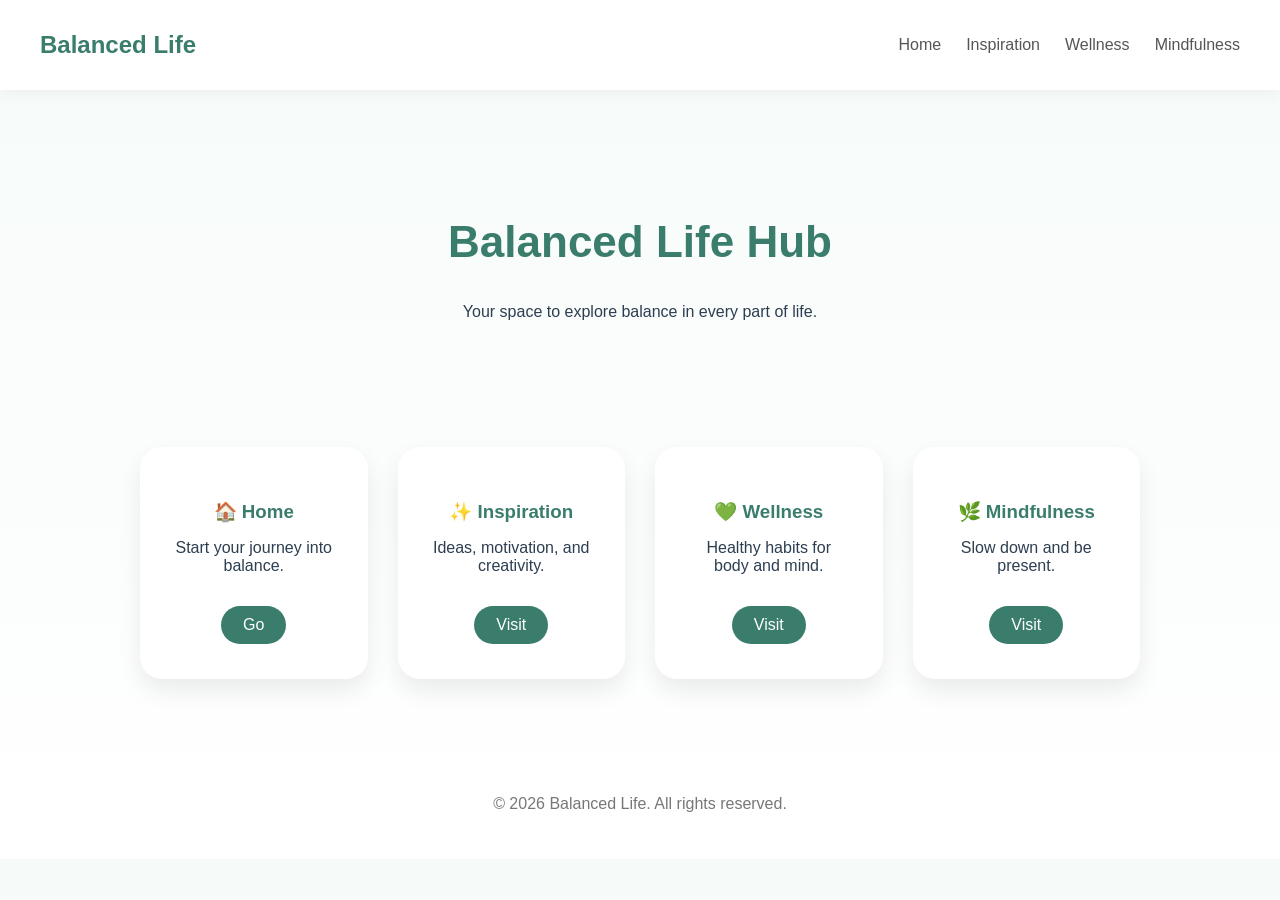
<file: connecting.html>
<!DOCTYPE html>
<html lang="en">
<head>
<meta charset="UTF-8">
<meta name="viewport" content="width=device-width, initial-scale=1.0">
<title>Balanced Life | Connect</title>

<style>
body {
    margin: 0;
    font-family: 'Montserrat', sans-serif;
    background: linear-gradient(to bottom, #f6fbf9, #ffffff);
    color: #2c3e50;
}

/* Common Header */
header {
    position: sticky;
    top: 0;
    z-index: 1000;
    background: rgba(255, 255, 255, 0.95);
    backdrop-filter: blur(10px);
    box-shadow: 0 4px 15px rgba(0,0,0,0.05);
}

.navbar {
    max-width: 1200px;
    margin: auto;
    padding: 20px 30px;
    display: flex;
    justify-content: space-between;
    align-items: center;
}

.logo {
    font-size: 24px;
    font-weight: 700;
    color: #3a7d6c;
}

.nav-links {
    list-style: none;
    display: flex;
    gap: 25px;
}

.nav-links a {
    text-decoration: none;
    font-size: 16px;
    color: #555;
    position: relative;
    padding-bottom: 4px;
}

.nav-links a::after {
    content: '';
    position: absolute;
    width: 0;
    height: 2px;
    bottom: 0;
    left: 0;
    background-color: #3a7d6c;
    transition: width 0.3s ease;
}

.nav-links a:hover::after {
    width: 100%;
}

.nav-links a:hover {
    color: #3a7d6c;
}


/* Hero */
.hero {
    text-align: center;
    padding: 90px 20px 40px;
}

.hero h1 {
    font-size: 44px;
    color: #3a7d6c;
}

/* Connect Cards */
.connect {
    padding: 70px 20px;
}

.cards {
    max-width: 1000px;
    margin: auto;
    display: grid;
    grid-template-columns: repeat(auto-fit, minmax(220px, 1fr));
    gap: 30px;
}

.card {
    background: white;
    padding: 35px;
    border-radius: 22px;
    text-align: center;
    box-shadow: 0 12px 25px rgba(0,0,0,0.08);
    transition: transform 0.4s ease;
}

.card:hover {
    transform: translateY(-10px);
}

.card h3 {
    color: #3a7d6c;
    margin-bottom: 10px;
}

.card a {
    display: inline-block;
    margin-top: 15px;
    text-decoration: none;
    background: #3a7d6c;
    color: white;
    padding: 10px 22px;
    border-radius: 20px;
}

.card a:hover {
    background: #2f6f5f;
}

/* Footer */
footer {
    padding: 30px;
    text-align: center;
    color: #777;
}
</style>
</head>

<body>

<header>
    <nav class="navbar">
        <div class="logo">Balanced Life</div>
        <ul class="nav-links">
            <li><a href="index.html">Home</a></li>
            <li><a href="inspiration.html">Inspiration</a></li>
            <li><a href="wellness.html">Wellness</a></li>
            <li><a href="mindfulness.html">Mindfulness</a></li>
        </ul>
    </nav>
</header>

<section class="hero">
    <h1>Balanced Life Hub</h1>
    <p>Your space to explore balance in every part of life.</p>
</section>

<section class="connect">
    <div class="cards">
        <div class="card">
            <h3>🏠 Home</h3>
            <p>Start your journey into balance.</p>
            <a href="index.html">Go</a>
        </div>

        <div class="card">
            <h3>✨ Inspiration</h3>
            <p>Ideas, motivation, and creativity.</p>
            <a href="inspiration.html">Visit</a>
        </div>

        <div class="card">
            <h3>💚 Wellness</h3>
            <p>Healthy habits for body and mind.</p>
            <a href="wellness.html">Visit</a>
        </div>

        <div class="card">
            <h3>🌿 Mindfulness</h3>
            <p>Slow down and be present.</p>
            <a href="mindfulness.html">Visit</a>
        </div>
    </div>
</section>

<footer>
    <p>© 2026 Balanced Life. All rights reserved.</p>
</footer>

</body>
</html>
</file>
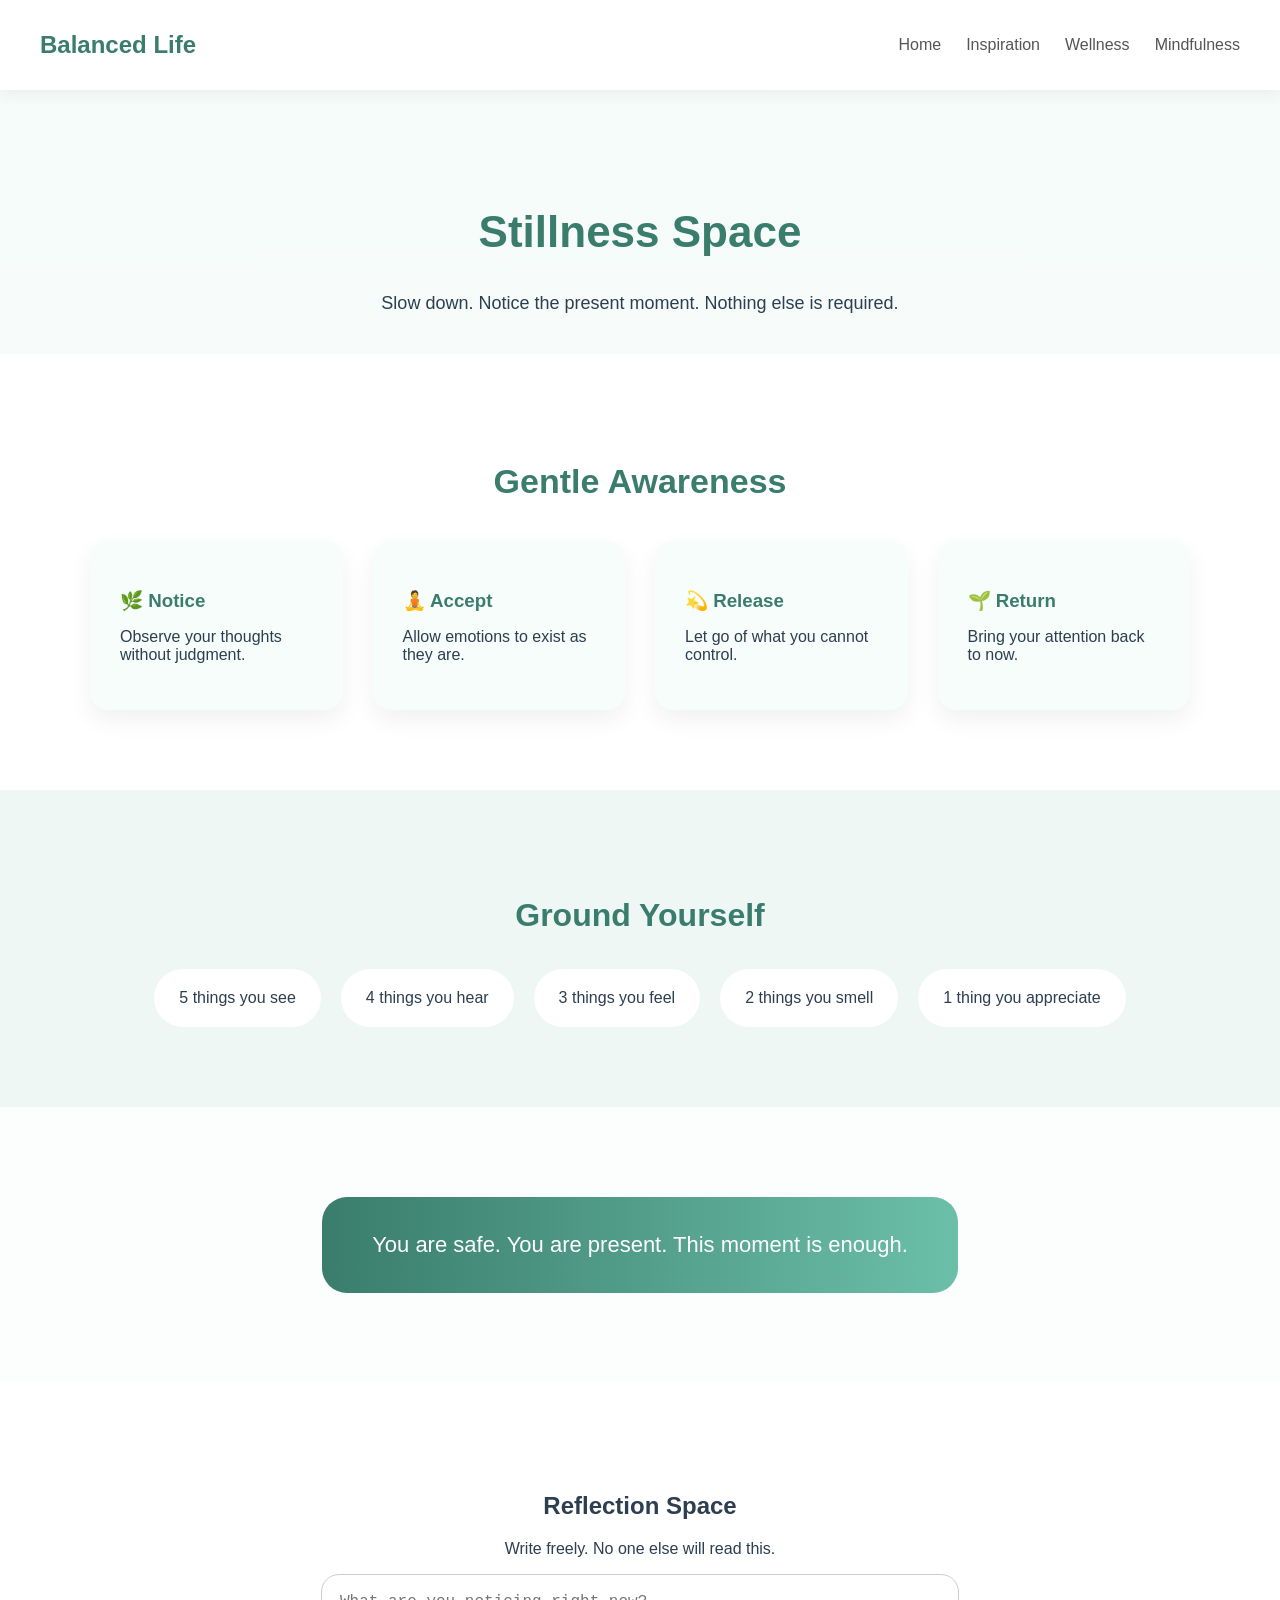
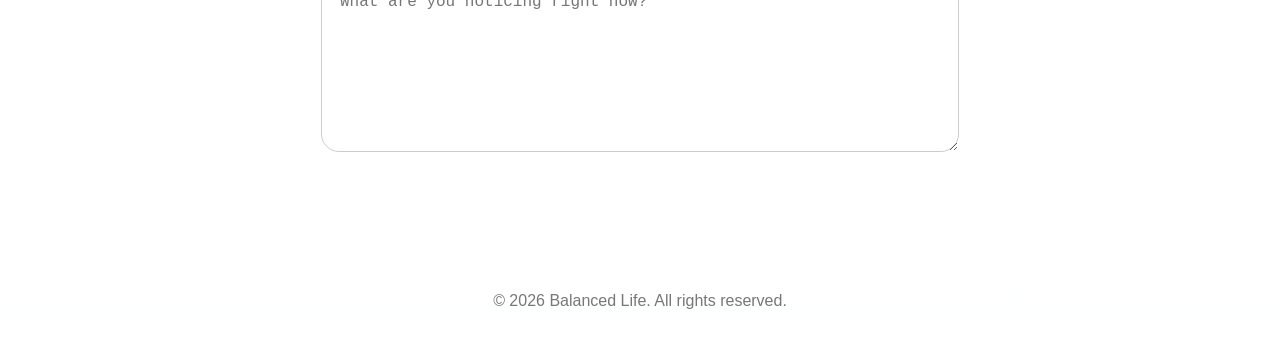
<file: mindfulness.html>
<!DOCTYPE html>
<html lang="en">
<head>
<meta charset="UTF-8">
<meta name="viewport" content="width=device-width, initial-scale=1.0">
<title>Balanced Life | Mindfulness</title>

<style>
body {
    margin: 0;
    font-family: 'Montserrat', sans-serif;
    background: linear-gradient(to bottom, #f5fbf9, #ffffff);
    color: #2c3e50;
}

/* Navbar */
header {
    position: sticky;
    top: 0;
    z-index: 1000;
    background: rgba(255, 255, 255, 0.95);
    backdrop-filter: blur(10px);
    box-shadow: 0 4px 15px rgba(0,0,0,0.05);
}

.navbar {
    max-width: 1200px;
    margin: auto;
    padding: 20px 30px;
    display: flex;
    justify-content: space-between;
    align-items: center;
}

.logo {
    font-size: 24px;
    font-weight: 700;
    color: #3a7d6c;
}

.nav-links {
    list-style: none;
    display: flex;
    gap: 25px;
}

.nav-links a {
    text-decoration: none;
    font-size: 16px;
    color: #555;
    position: relative;
    padding-bottom: 4px;
}

.nav-links a::after {
    content: '';
    position: absolute;
    width: 0;
    height: 2px;
    bottom: 0;
    left: 0;
    background-color: #3a7d6c;
    transition: width 0.3s ease;
}

.nav-links a:hover::after {
    width: 100%;
}

.nav-links a:hover {
    color: #3a7d6c;
}

/* Hero */
.hero {
    text-align: center;
    padding: 80px 20px 40px;
}

.hero h1 {
    font-size: 44px;
    color: #3a7d6c;
}

.hero p {
    max-width: 650px;
    margin: auto;
    font-size: 18px;
}

/* Awareness Cards */
.awareness {
    padding: 80px 40px;
    background: #ffffff;
}

.awareness h2 {
    text-align: center;
    font-size: 34px;
    margin-bottom: 40px;
    color: #3a7d6c;
}

.cards {
    display: grid;
    grid-template-columns: repeat(auto-fit, minmax(220px, 1fr));
    gap: 30px;
    max-width: 1100px;
    margin: auto;
}

.card {
    background: #f7fdfb;
    padding: 30px;
    border-radius: 18px;
    box-shadow: 0 10px 25px rgba(0,0,0,0.06);
    transition: transform 0.4s ease;
}

.card:hover {
    transform: translateY(-8px);
}

.card h3 {
    margin-bottom: 10px;
    color: #3a7d6c;
}

/* Grounding */
.grounding {
    background: #eef7f4;
    padding: 80px 20px;
    text-align: center;
}

.grounding h2 {
    font-size: 32px;
    color: #3a7d6c;
}

.steps {
    display: flex;
    flex-wrap: wrap;
    justify-content: center;
    gap: 20px;
    margin-top: 35px;
}

.step {
    background: white;
    padding: 20px 25px;
    border-radius: 30px;
    font-size: 16px;
}

/* Calm Reminder */
.reminder {
    padding: 90px 20px;
    text-align: center;
}

.reminder-box {
    display: inline-block;
    background: linear-gradient(to right, #3a7d6c, #6bbfa8);
    color: white;
    padding: 35px 50px;
    border-radius: 25px;
    font-size: 22px;
}

/* Reflection */
.reflection {
    padding: 90px 20px;
    text-align: center;
    background: #ffffff;
}

.reflection textarea {
    width: 80%;
    max-width: 600px;
    height: 140px;
    padding: 18px;
    border-radius: 18px;
    border: 1px solid #ccc;
    font-size: 16px;
}

/* Footer */
footer {
    padding: 30px;
    text-align: center;
    color: #777;
}
</style>
</head>

<body>

<header>
    <nav class="navbar">
        <div class="logo">Balanced Life</div>

        <ul class="nav-links">
            <li><a href="index.html">Home</a></li>
            <li><a href="inspiration.html">Inspiration</a></li>
            <li><a href="wellness.html">Wellness</a></li>
            <li><a href="mindfulness.html">Mindfulness</a></li>
        </ul>
    </nav>
</header>


<section class="hero">
    <h1>Stillness Space</h1>
    <p>Slow down. Notice the present moment. Nothing else is required.</p>
</section>

<section class="awareness">
    <h2>Gentle Awareness</h2>
    <div class="cards">
        <div class="card">
            <h3>🌿 Notice</h3>
            <p>Observe your thoughts without judgment.</p>
        </div>
        <div class="card">
            <h3>🧘 Accept</h3>
            <p>Allow emotions to exist as they are.</p>
        </div>
        <div class="card">
            <h3>💫 Release</h3>
            <p>Let go of what you cannot control.</p>
        </div>
        <div class="card">
            <h3>🌱 Return</h3>
            <p>Bring your attention back to now.</p>
        </div>
    </div>
</section>

<section class="grounding">
    <h2>Ground Yourself</h2>
    <div class="steps">
        <div class="step">5 things you see</div>
        <div class="step">4 things you hear</div>
        <div class="step">3 things you feel</div>
        <div class="step">2 things you smell</div>
        <div class="step">1 thing you appreciate</div>
    </div>
</section>

<section class="reminder">
    <div class="reminder-box">
        You are safe. You are present. This moment is enough.
    </div>
</section>

<section class="reflection">
    <h2>Reflection Space</h2>
    <p>Write freely. No one else will read this.</p>
    <textarea placeholder="What are you noticing right now?"></textarea>
</section>

<footer>
    <p>© 2026 Balanced Life. All rights reserved.</p>
</footer>

</body>
</html>
</file>
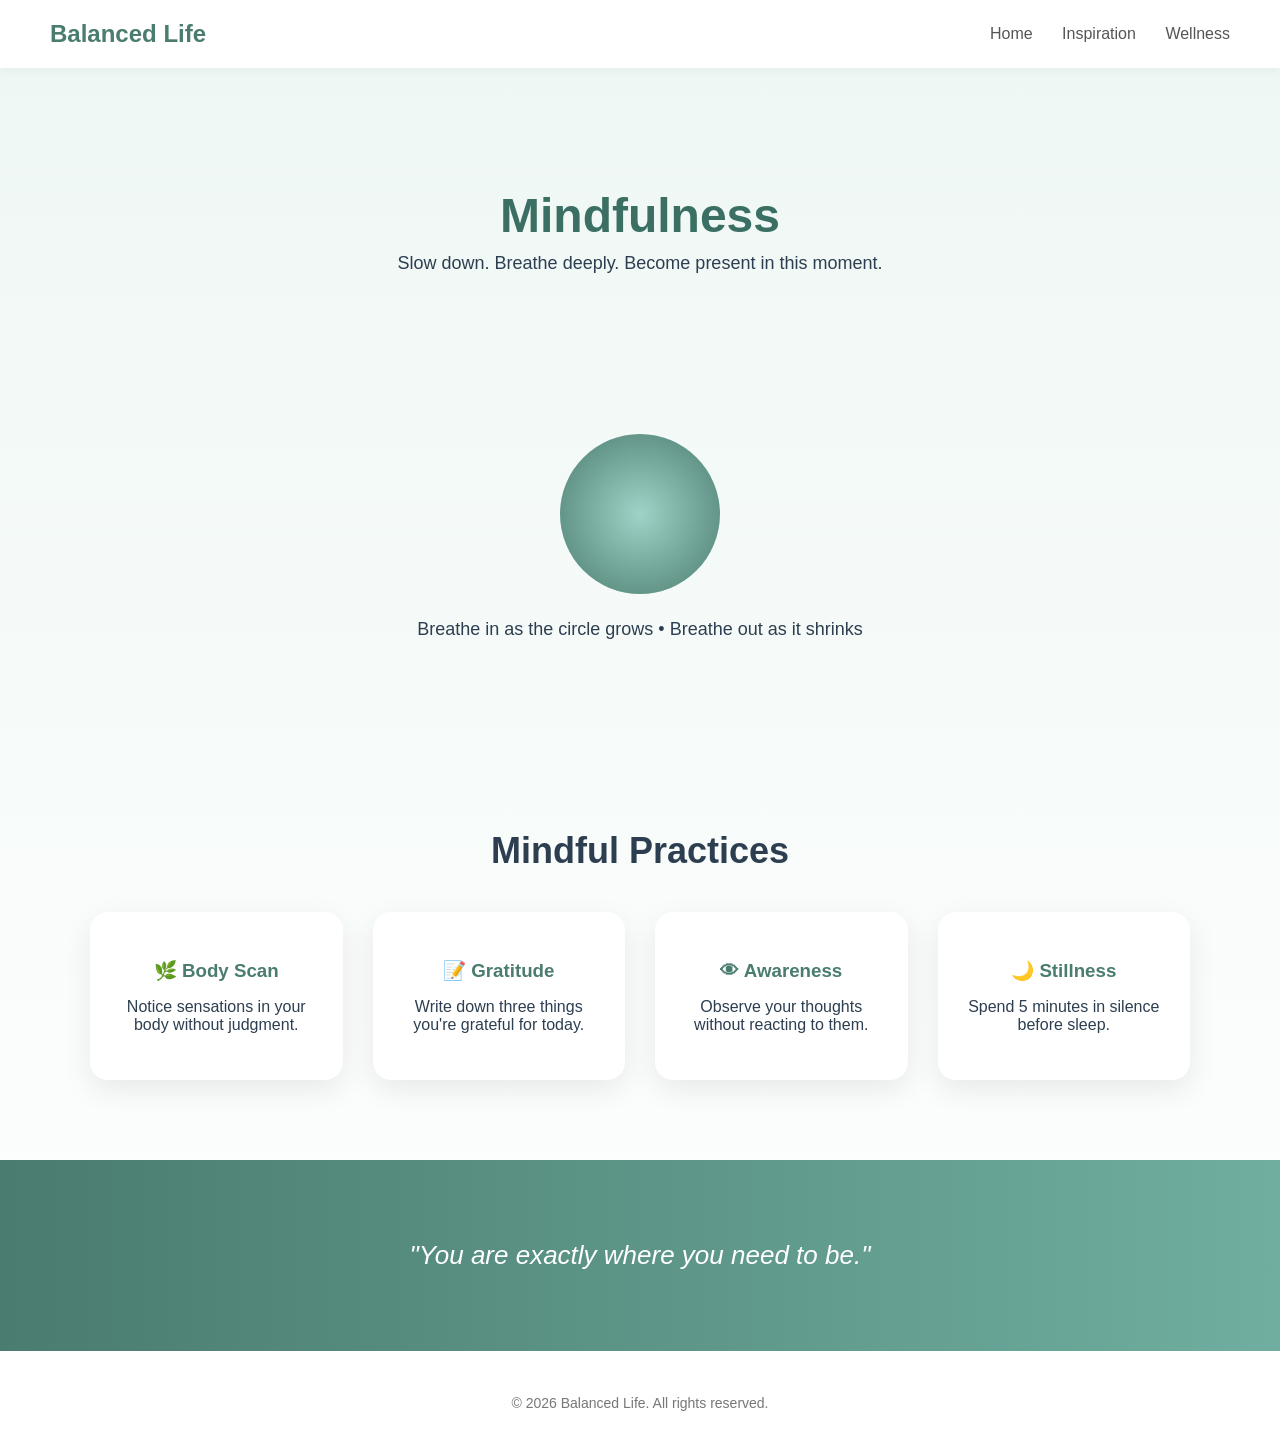
<file: productivity.html>
<!DOCTYPE html>
<html lang="en">
<head>
<meta charset="UTF-8">
<meta name="viewport" content="width=device-width, initial-scale=1.0">
<title>Balanced Life | Mindfulness</title>

<style>
/* Global Styles */
body {
    margin: 0;
    font-family: 'Montserrat', sans-serif;
    background: linear-gradient(to bottom, #eef7f4, #ffffff);
    color: #2c3e50;
}

header {
    padding: 20px 50px;
    background: #ffffff;
    box-shadow: 0 2px 10px rgba(0,0,0,0.05);
}

.navbar {
    display: flex;
    justify-content: space-between;
    align-items: center;
}

.logo {
    font-size: 24px;
    font-weight: 700;
    color: #4a7c6f;
}

.nav-links a {
    margin-left: 25px;
    text-decoration: none;
    color: #555;
    font-weight: 500;
}

.nav-links a:hover {
    color: #4a7c6f;
}

/* Hero */
.hero {
    text-align: center;
    padding: 80px 20px;
}

.hero h1 {
    font-size: 48px;
    margin-bottom: 10px;
    color: #3b6f63;
}

.hero p {
    font-size: 18px;
    max-width: 600px;
    margin: auto;
}

/* Breathing Circle */
.breathing {
    margin: 80px auto;
    text-align: center;
}

.circle {
    width: 160px;
    height: 160px;
    margin: auto;
    border-radius: 50%;
    background: radial-gradient(circle, #9fd3c7, #4a7c6f);
    animation: breathe 8s infinite ease-in-out;
}

.breathing p {
    margin-top: 25px;
    font-size: 18px;
}

@keyframes breathe {
    0% { transform: scale(1); opacity: 0.8; }
    50% { transform: scale(1.4); opacity: 1; }
    100% { transform: scale(1); opacity: 0.8; }
}

/* Practices */
.practices {
    padding: 80px 40px;
    text-align: center;
}

.practices h2 {
    font-size: 36px;
    margin-bottom: 40px;
}

.cards {
    display: grid;
    grid-template-columns: repeat(auto-fit, minmax(250px, 1fr));
    gap: 30px;
    max-width: 1100px;
    margin: auto;
}

.card {
    background: white;
    padding: 30px;
    border-radius: 18px;
    box-shadow: 0 10px 30px rgba(0,0,0,0.08);
    transition: transform 0.4s ease, box-shadow 0.4s ease;
}

.card:hover {
    transform: translateY(-10px);
    box-shadow: 0 20px 40px rgba(0,0,0,0.12);
}

.card h3 {
    color: #4a7c6f;
    margin-bottom: 10px;
}

/* Affirmation */
.affirmation {
    background: linear-gradient(to right, #4a7c6f, #6faea0);
    color: white;
    padding: 80px 20px;
    text-align: center;
}

.affirmation p {
    font-size: 26px;
    max-width: 700px;
    margin: auto;
    font-style: italic;
}

/* Footer */
footer {
    padding: 30px;
    text-align: center;
    color: #777;
    font-size: 14px;
}
</style>
</head>

<body>

<header>
    <div class="navbar">
        <div class="logo">Balanced Life</div>
        <div class="nav-links">
            <a href="index.html">Home</a>
            <a href="inspiration.html">Inspiration</a>
            <a href="wellness.html">Wellness</a>
        </div>
    </div>
</header>

<section class="hero">
    <h1>Mindfulness</h1>
    <p>Slow down. Breathe deeply. Become present in this moment.</p>
</section>

<section class="breathing">
    <div class="circle"></div>
    <p>Breathe in as the circle grows • Breathe out as it shrinks</p>
</section>

<section class="practices">
    <h2>Mindful Practices</h2>
    <div class="cards">
        <div class="card">
            <h3>🌿 Body Scan</h3>
            <p>Notice sensations in your body without judgment.</p>
        </div>
        <div class="card">
            <h3>📝 Gratitude</h3>
            <p>Write down three things you're grateful for today.</p>
        </div>
        <div class="card">
            <h3>👁 Awareness</h3>
            <p>Observe your thoughts without reacting to them.</p>
        </div>
        <div class="card">
            <h3>🌙 Stillness</h3>
            <p>Spend 5 minutes in silence before sleep.</p>
        </div>
    </div>
</section>

<section class="affirmation">
    <p>"You are exactly where you need to be."</p>
</section>

<footer>
    <p>© 2026 Balanced Life. All rights reserved.</p>
</footer>

</body>
</html>
</file>
